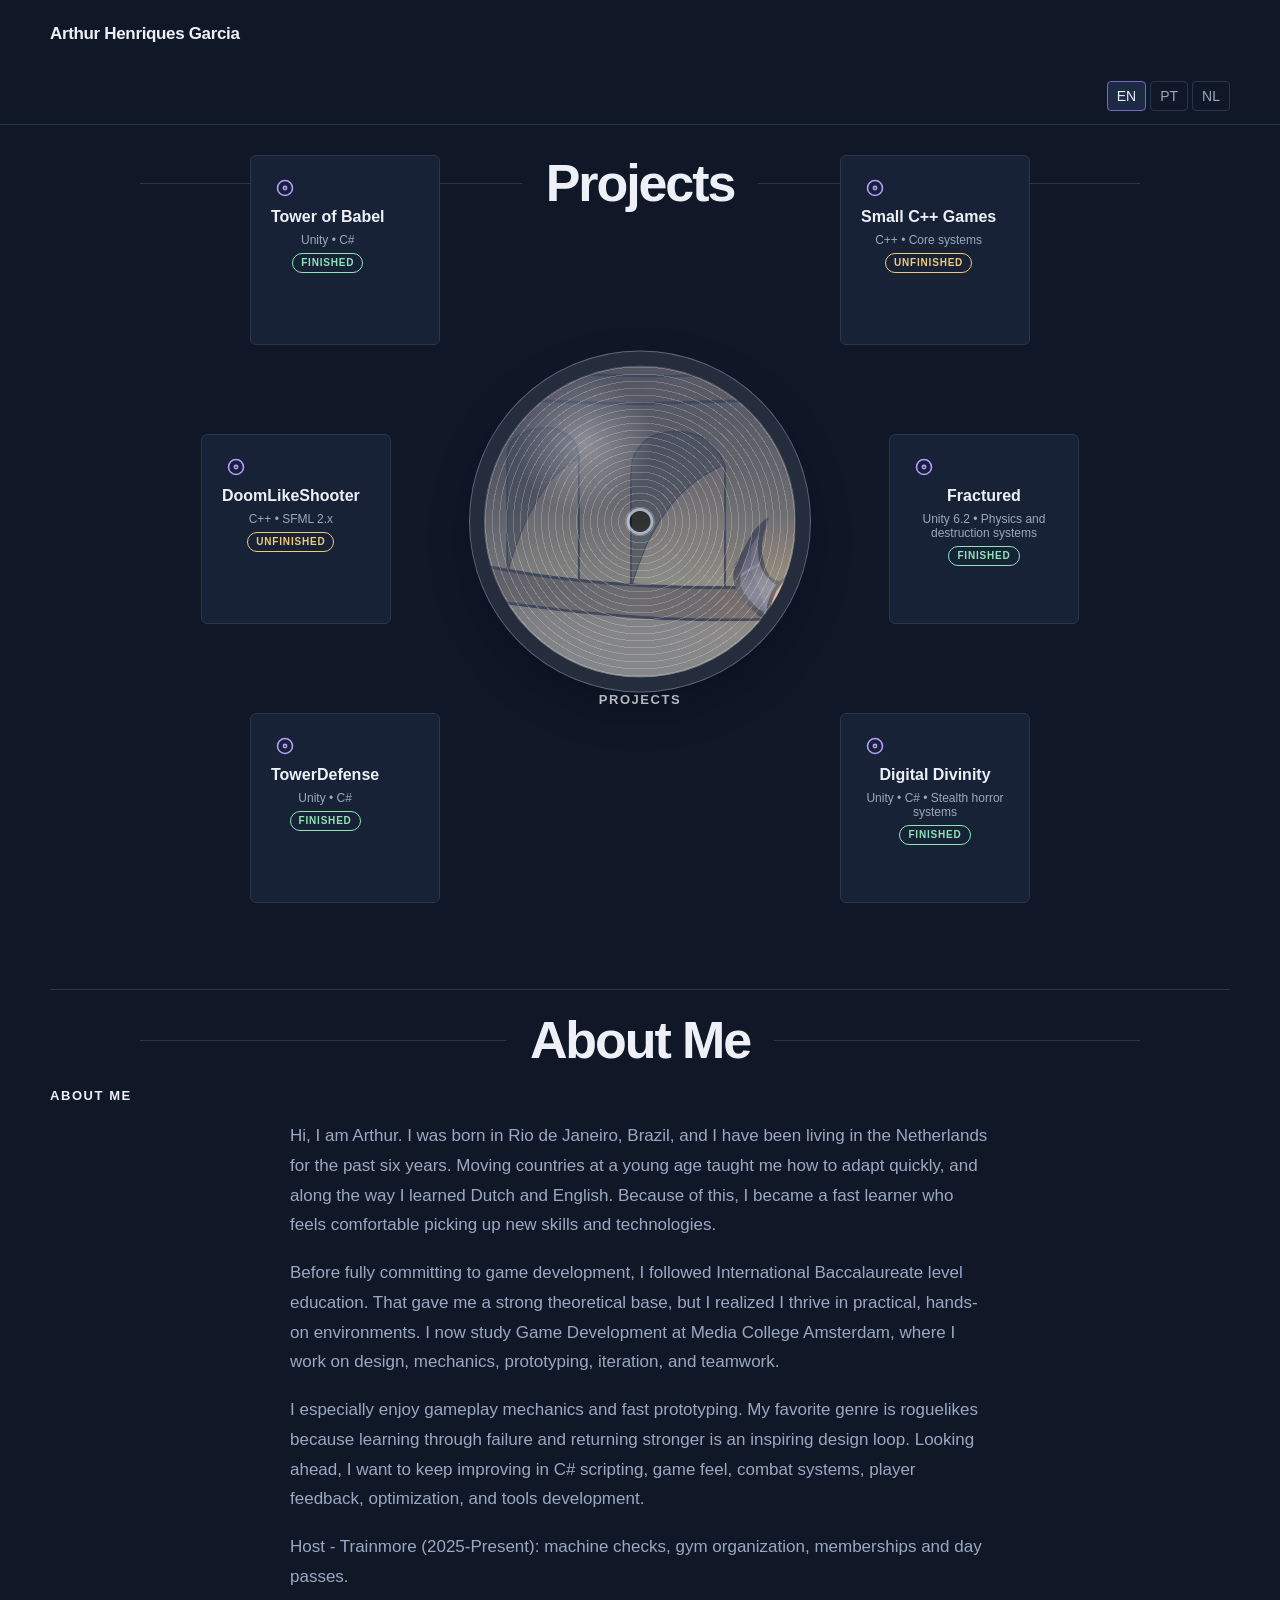
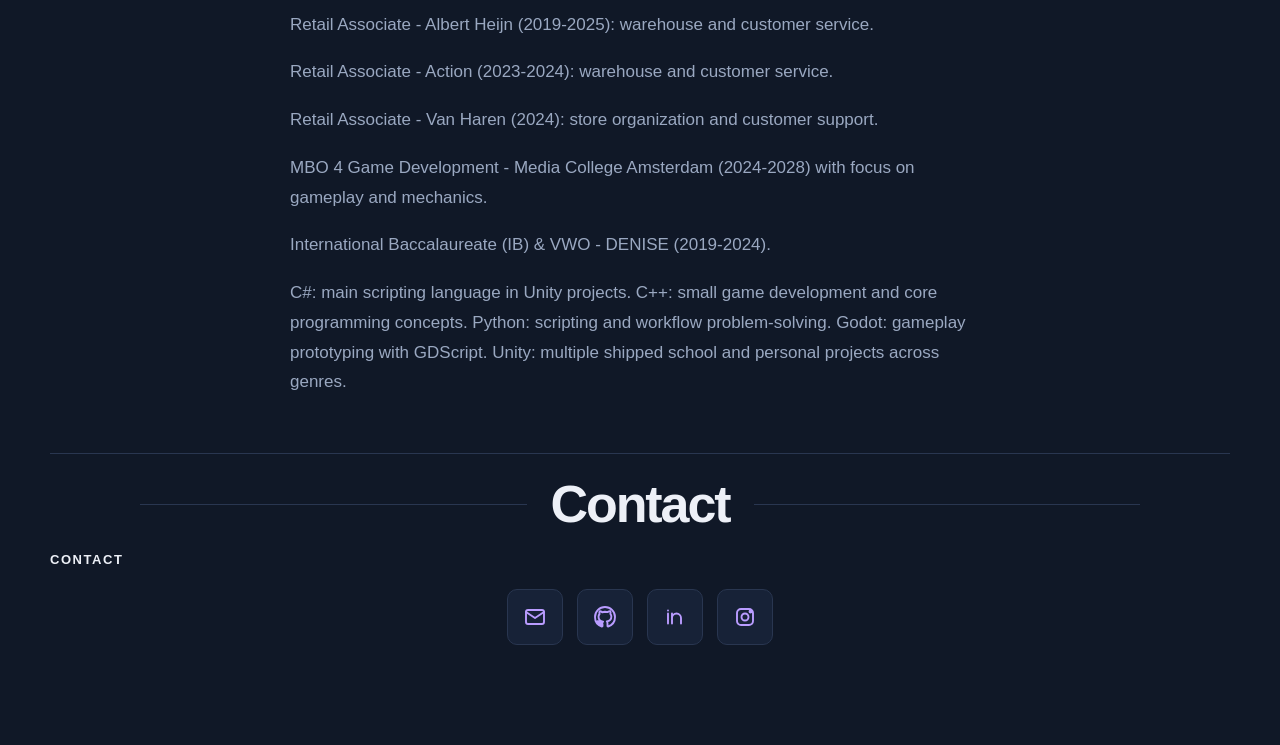
<file: Index.html>
<!DOCTYPE html>
<html lang="en">
<head>
    <meta charset="UTF-8">
    <meta name="viewport" content="width=device-width, initial-scale=1.0">
    <title>XMB Portfolio</title>
    <link rel="stylesheet" href="xmb-portfolio.css">
</head>
<body>
    <!-- Wave background -->
    <div class="wave-container">
        <div class="wave"></div>
        <div class="wave"></div>
        <div class="wave"></div>
        <div class="wave"></div>
        <div class="wave"></div>
    </div>

    <!-- Header -->
    <div class="header">
        <h1 id="headerName">Arthur Henriques Garcia</h1>
    </div>

    <!-- Language switcher -->
    <div class="language-switcher">
        <button class="lang-btn active" onclick="changeLanguage('en')" data-lang="en">EN</button>
        <button class="lang-btn" onclick="changeLanguage('pt')" data-lang="pt">PT</button>
        <button class="lang-btn" onclick="changeLanguage('nl')" data-lang="nl">NL</button>
    </div>

    <!-- Main XMB Interface -->
    <div class="xmb-container" id="xmbContainer">
        <div class="categories-wrapper" id="categoriesWrapper">
            <!-- Categories will be generated here -->
        </div>

        <!-- Detail panel -->
        <div class="detail-panel" id="detailPanel">
            <div class="detail-content">
                <p class="detail-text" id="detailText"></p>
            </div>
        </div>

        <!-- Navigation hint -->
        <div class="nav-hint">
            <span class="desktop-hint" id="navHintDesktop">Use arrow keys or click to navigate • Press Enter for details</span>
            <span class="mobile-hint" id="navHintMobile">Swipe or tap to navigate • Tap twice for details</span>
        </div>
    </div>

    <!-- Detail Page -->
    <div class="detail-page" id="detailPage">
        <button class="back-button" onclick="closeDetailPage()">
            <svg width="20" height="20" viewBox="0 0 24 24" fill="none" stroke="currentColor" stroke-width="2">
                <path d="M19 12H5M12 19l-7-7 7-7"/>
            </svg>
            <span id="backButtonText">Back to Menu</span>
        </button>
        <div class="detail-page-content">
            <div class="detail-card">
                <div class="detail-header-row">
                    <h1 id="detailPageTitle"></h1>
                    <a id="detailGithubLink" class="github-icon-link" href="#" target="_blank" rel="noopener noreferrer" aria-label="Open project GitHub repository">
                        <svg viewBox="0 0 24 24" aria-hidden="true">
                            <path d="M12 2C6.48 2 2 6.58 2 12.22c0 4.5 2.87 8.32 6.84 9.67.5.1.66-.22.66-.49v-1.72c-2.78.62-3.37-1.36-3.37-1.36-.46-1.18-1.11-1.5-1.11-1.5-.9-.64.07-.63.07-.63 1 .08 1.53 1.04 1.53 1.04.88 1.55 2.3 1.1 2.86.84.09-.66.34-1.1.62-1.36-2.22-.26-4.56-1.14-4.56-5.05 0-1.11.39-2.01 1.03-2.72-.1-.26-.45-1.3.1-2.7 0 0 .84-.28 2.75 1.04A9.33 9.33 0 0 1 12 7.6c.85 0 1.7.12 2.5.36 1.9-1.32 2.74-1.04 2.74-1.04.55 1.4.2 2.44.1 2.7.64.71 1.03 1.61 1.03 2.72 0 3.92-2.34 4.78-4.57 5.04.36.32.68.95.68 1.92v2.84c0 .27.16.59.67.49A10.25 10.25 0 0 0 22 12.22C22 6.58 17.52 2 12 2z"/>
                        </svg>
                    </a>
                </div>
                <p class="subtitle" id="detailPageSubtitle"></p>
                <div class="content" id="detailPageContent"></div>
            </div>
        </div>
    </div>

    <script src="xmb-portfolio.js"></script>
</body>
</html>
</file>
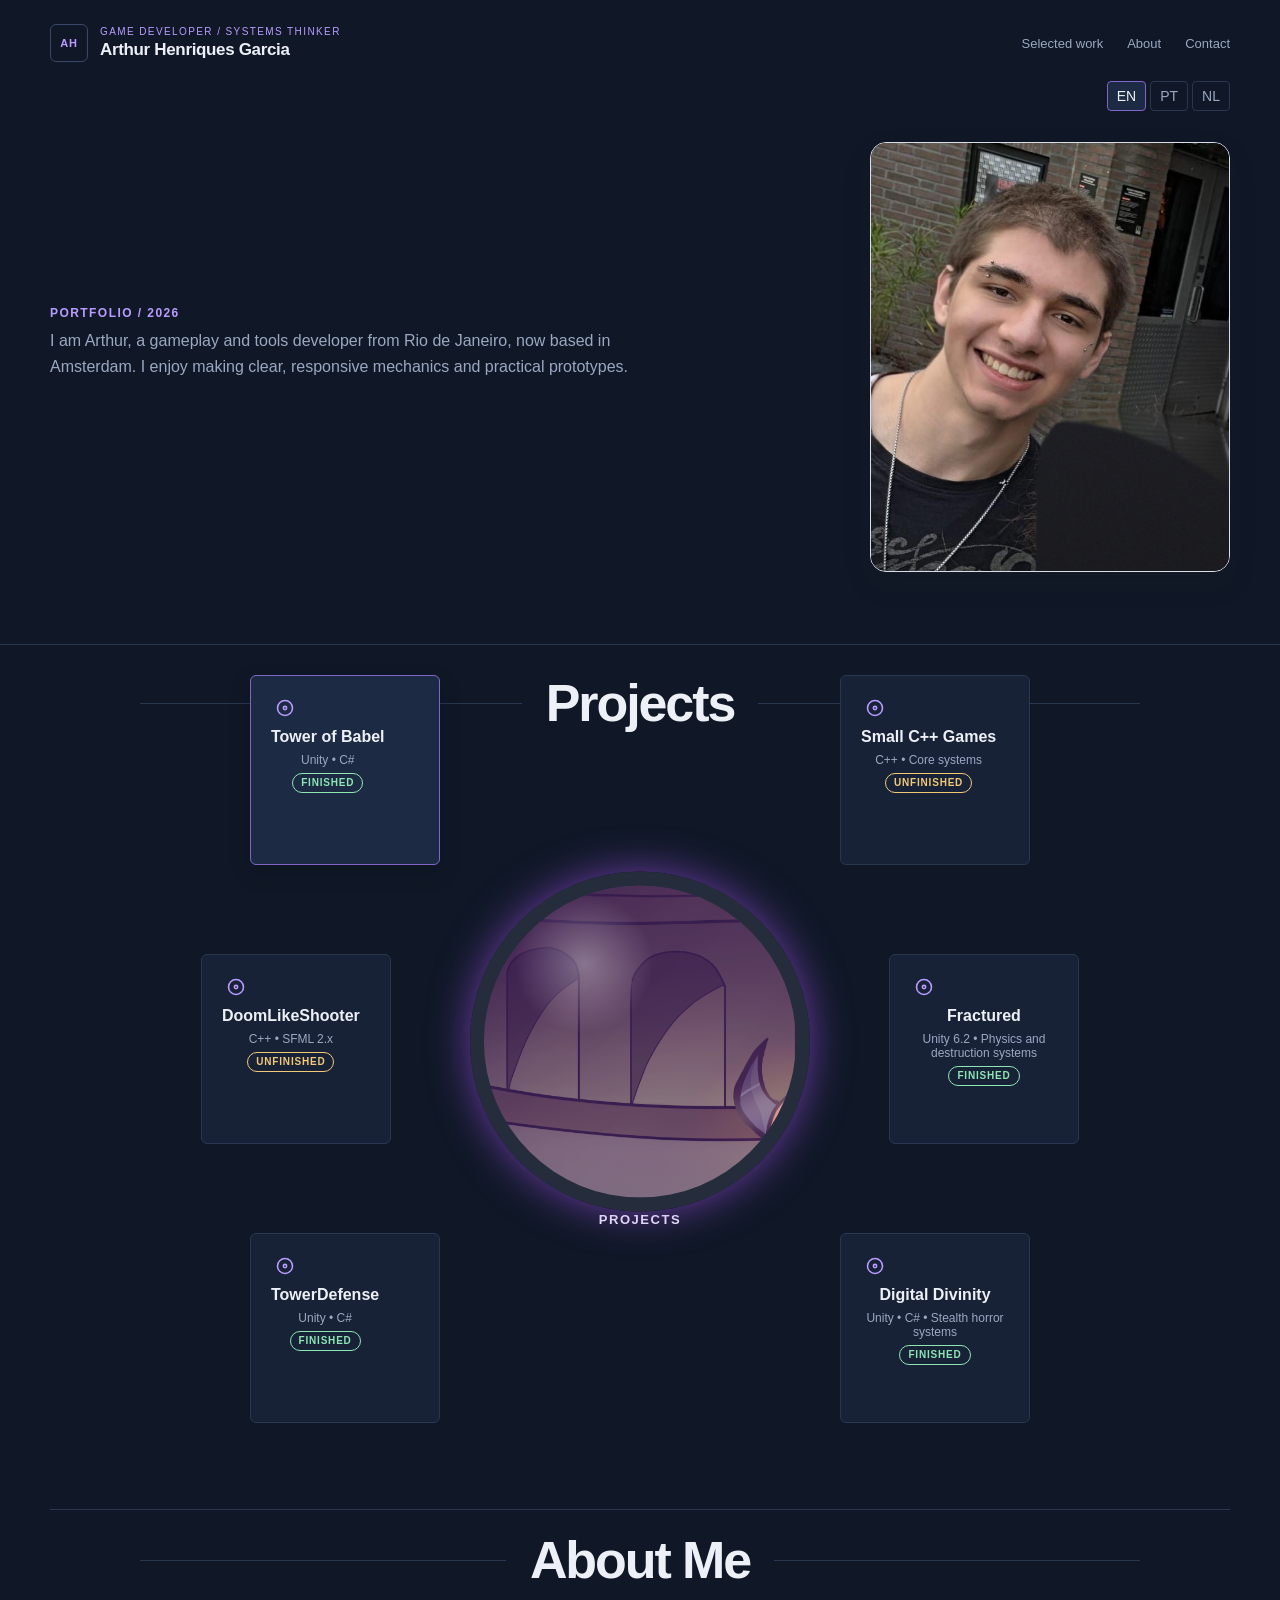
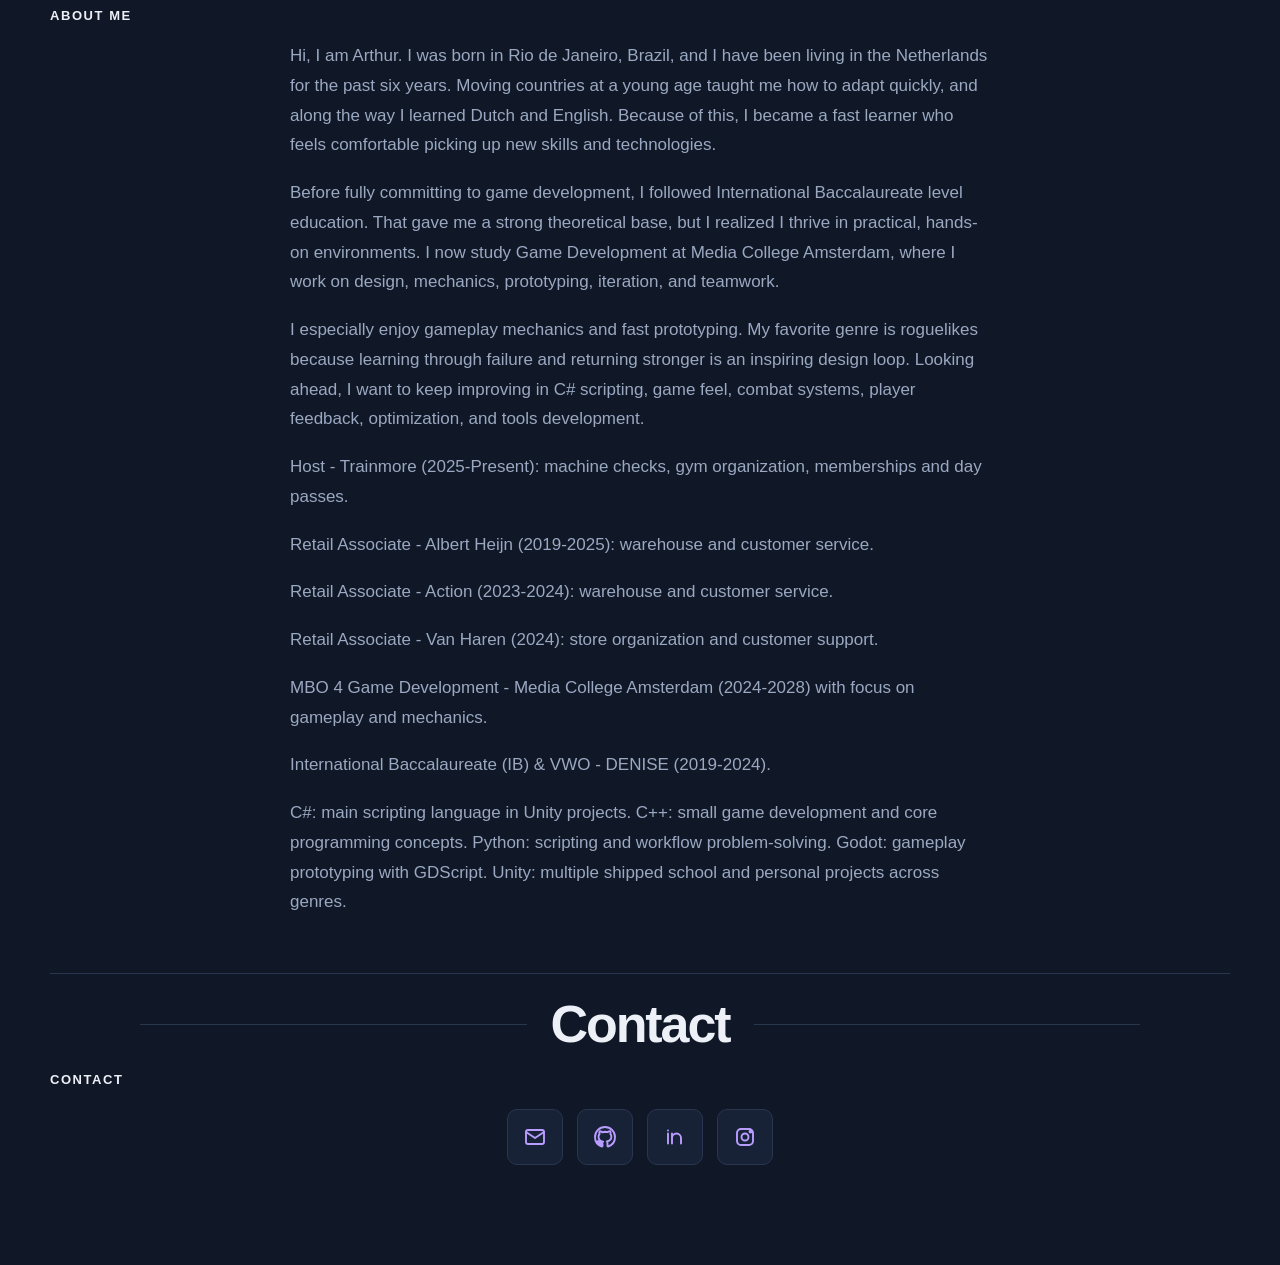
<file: index.html>
<!DOCTYPE html>
<html lang="en">
<head>
    <meta charset="UTF-8">
    <meta name="viewport" content="width=device-width, initial-scale=1.0">
    <title>Arthur Henriques Garcia — Game Developer</title>
    <link rel="stylesheet" href="xmb-portfolio.css">
</head>
<body>
    <!-- Wave background -->
    <div class="wave-container">
        <div class="wave"></div>
        <div class="wave"></div>
        <div class="wave"></div>
        <div class="wave"></div>
        <div class="wave"></div>
    </div>

    <!-- Header -->
    <header class="header">
        <div class="header-brand">
            <span class="header-mark" aria-hidden="true">AH</span>
            <div>
                <p class="header-kicker">Game developer / systems thinker</p>
                <h1 id="headerName">Arthur Henriques Garcia</h1>
            </div>
        </div>
        <nav class="header-nav" aria-label="Main navigation">
            <a href="#work">Selected work</a>
            <a href="#about">About</a>
            <a href="#contact">Contact</a>
        </nav>
    </header>

    <!-- Language switcher -->
    <div class="language-switcher">
        <button class="lang-btn active" onclick="changeLanguage('en')" data-lang="en">EN</button>
        <button class="lang-btn" onclick="changeLanguage('pt')" data-lang="pt">PT</button>
        <button class="lang-btn" onclick="changeLanguage('nl')" data-lang="nl">NL</button>
    </div>

    <!-- Main XMB Interface -->
    <main class="xmb-container" id="xmbContainer">
        <section class="hero" aria-labelledby="heroTitle">
            <div class="hero-copy-block">
                <p class="eyebrow">Portfolio / 2026</p>
                <p class="hero-copy" id="heroTitle">I am Arthur, a gameplay and tools developer from Rio de Janeiro, now based in Amsterdam. I enjoy making clear, responsive mechanics and practical prototypes.</p>
            </div>
            <img class="hero-photo" src="Files/Fotos/photo_woman_removed.jpg" alt="Arthur Henriques Garcia">
        </section>
        <div class="categories-wrapper" id="categoriesWrapper">
            <!-- Categories will be generated here -->
        </div>

        <!-- Navigation hint -->
        <div class="nav-hint">
            <span class="desktop-hint" id="navHintDesktop">Use arrows or click to navigate • Click an item for details</span>
            <span class="mobile-hint" id="navHintMobile">Use arrows or click to navigate • Click an item for details</span>
            <span class="keyboard-hint" id="navHintKeyboard">Arrows navigate • Enter opens • Escape returns</span>
        </div>

        <div class="navigation-controls" aria-label="Portfolio navigation">
            <div class="category-controls">
                <button class="nav-control" type="button" data-navigation="previous-category" aria-label="Previous category" title="Previous category">
                    <span aria-hidden="true">&#8592;</span>
                </button>
                <span class="control-label" id="categoryControlLabel">Category</span>
                <button class="nav-control" type="button" data-navigation="next-category" aria-label="Next category" title="Next category">
                    <span aria-hidden="true">&#8594;</span>
                </button>
            </div>
            <div class="item-controls">
                <button class="nav-control" type="button" data-navigation="previous-item" aria-label="Previous item" title="Previous item">
                    <span aria-hidden="true">&#8593;</span>
                </button>
                <span class="control-label" id="itemControlLabel">Item</span>
                <button class="nav-control" type="button" data-navigation="next-item" aria-label="Next item" title="Next item">
                    <span aria-hidden="true">&#8595;</span>
                </button>
            </div>
        </div>

        <div class="sr-only" id="navStatus" aria-live="polite"></div>
    </div>
    </main>

    <!-- Detail Page -->
    <div class="detail-page" id="detailPage">
        <button class="back-button" onclick="closeDetailPage()">
            <svg width="20" height="20" viewBox="0 0 24 24" fill="none" stroke="currentColor" stroke-width="2">
                <path d="M19 12H5M12 19l-7-7 7-7"/>
            </svg>
            <span id="backButtonText">Back to Menu</span>
        </button>
        <div class="detail-page-content">
            <div class="detail-card">
                <div class="detail-header-row">
                    <h1 id="detailPageTitle"></h1>
                    <a id="detailGithubLink" class="github-icon-link" href="#" target="_blank" rel="noopener noreferrer" aria-label="Open project GitHub repository">
                        <svg viewBox="0 0 24 24" aria-hidden="true">
                            <path d="M12 2C6.48 2 2 6.58 2 12.22c0 4.5 2.87 8.32 6.84 9.67.5.1.66-.22.66-.49v-1.72c-2.78.62-3.37-1.36-3.37-1.36-.46-1.18-1.11-1.5-1.11-1.5-.9-.64.07-.63.07-.63 1 .08 1.53 1.04 1.53 1.04.88 1.55 2.3 1.1 2.86.84.09-.66.34-1.1.62-1.36-2.22-.26-4.56-1.14-4.56-5.05 0-1.11.39-2.01 1.03-2.72-.1-.26-.45-1.3.1-2.7 0 0 .84-.28 2.75 1.04A9.33 9.33 0 0 1 12 7.6c.85 0 1.7.12 2.5.36 1.9-1.32 2.74-1.04 2.74-1.04.55 1.4.2 2.44.1 2.7.64.71 1.03 1.61 1.03 2.72 0 3.92-2.34 4.78-4.57 5.04.36.32.68.95.68 1.92v2.84c0 .27.16.59.67.49A10.25 10.25 0 0 0 22 12.22C22 6.58 17.52 2 12 2z"/>
                        </svg>
                    </a>
                </div>
                <p class="subtitle" id="detailPageSubtitle"></p>
                <div class="content" id="detailPageContent"></div>
            </div>
        </div>
    </div>

    <div class="media-viewer" id="mediaViewer" aria-hidden="true">
        <div class="media-viewer-backdrop" data-close-viewer="true"></div>
        <div class="media-viewer-dialog" role="dialog" aria-modal="true" aria-labelledby="mediaViewerTitle">
            <div class="media-viewer-header">
                <div>
                    <p class="eyebrow" id="mediaViewerType">Tower of Babel</p>
                    <h2 id="mediaViewerTitle"></h2>
                </div>
                <button class="media-viewer-close" type="button" onclick="closeMediaViewer()" aria-label="Close fullscreen viewer" title="Close fullscreen viewer">
                    <svg viewBox="0 0 24 24" aria-hidden="true"><path d="M6 6l12 12M18 6L6 18"/></svg>
                </button>
            </div>
            <div class="media-viewer-body" id="mediaViewerBody"></div>
        </div>
    </div>

    <script src="xmb-portfolio.js"></script>
</body>
</html>
</file>
<file: xmb-portfolio.css>
* {
    margin: 0;
    padding: 0;
    box-sizing: border-box;
}

:root {
    --list-only-offset-x: -40px;
}

body {
    font-family: -apple-system, BlinkMacSystemFont, 'Segoe UI', Roboto, Oxygen, Ubuntu, Cantarell, sans-serif;
    overflow: hidden;
    height: 100vh;
    background: linear-gradient(135deg, #0f172a 0%, #581c87 50%, #0f172a 100%);
    position: relative;
}

body.detail-view {
    overflow: auto;
}

body.viewer-open {
    overflow: hidden;
}

/* Wave background animation */
.wave-container {
    position: absolute;
    inset: 0;
    opacity: 0.3;
    overflow: hidden;
    pointer-events: none;
}

.wave {
    position: absolute;
    width: 200%;
    height: 1px;
    left: -50%;
    background: linear-gradient(90deg, transparent, #a855f7, transparent);
    animation: wave-flow 8s linear infinite;
}

.wave:nth-child(1) { top: 20%; animation-duration: 8s; }
.wave:nth-child(2) { top: 40%; animation-duration: 10s; }
.wave:nth-child(3) { top: 60%; animation-duration: 12s; }
.wave:nth-child(4) { top: 80%; animation-duration: 14s; }
.wave:nth-child(5) { top: 100%; animation-duration: 16s; }

@keyframes wave-flow {
    0% { transform: translateX(0); opacity: 0.1; }
    50% { opacity: 0.3; }
    100% { transform: translateX(50%); opacity: 0.1; }
}

/* Header */
.header {
    position: absolute;
    top: 32px;
    left: 50%;
    transform: translateX(-50%);
    z-index: 20;
}

.header h1 {
    font-size: 36px;
    font-weight: bold;
    color: white;
    margin-bottom: 8px;
}

/* Language switcher */
.language-switcher {
    position: fixed;
    top: 32px;
    right: 32px;
    z-index: 40;
    display: flex;
    gap: 8px;
}

.lang-btn {
    padding: 8px 12px;
    border-radius: 8px;
    font-size: 14px;
    background: rgba(255, 255, 255, 0.1);
    color: rgba(255, 255, 255, 0.6);
    border: none;
    cursor: pointer;
    transition: all 0.3s;
}

.lang-btn:hover {
    background: rgba(255, 255, 255, 0.2);
}

.lang-btn.active {
    background: rgba(168, 85, 247, 0.5);
    color: white;
    box-shadow: 0 0 20px rgba(168, 85, 247, 0.5);
}

/* Main XMB container */
.xmb-container {
    position: relative;
    z-index: 10;
    height: 100dvh;
    display: flex;
    align-items: center;
    justify-content: center;
    padding-top: 0;
    overflow: hidden;
}

.xmb-container.hidden {
    display: none;
}

.categories-wrapper {
    display: flex;
    gap: clamp(24px, 5vw, 128px);
    align-items: flex-start;
    width: max-content;
    transition: transform 0.4s cubic-bezier(0.4, 0, 0.2, 1);
    will-change: transform;
}

.portfolio-page {
    flex: 0 0 auto;
}

.portfolio-page-projects {
    width: 100vw;
    height: 100dvh;
    display: flex;
    align-items: center;
    justify-content: center;
}

.category-column {
    width: min(320px, 88vw);
    flex-shrink: 0;
    display: flex;
    flex-direction: column;
    align-items: center;
    transition: transform 0.3s, opacity 0.3s;
}

.section-heading {
    margin: 0 0 28px;
    display: flex;
    width: min(100%, 1000px);
    align-items: center;
    justify-content: center;
    gap: 24px;
    color: #edf0f7;
    font-size: clamp(32px, 4vw, 58px);
    font-weight: 700;
    letter-spacing: -0.04em;
    line-height: 1;
    text-align: center;
}

.section-heading::before,
.section-heading::after {
    height: 1px;
    flex: 1;
    background: #293650;
    content: '';
}

.projects-category {
    position: relative;
    width: 100vw;
    height: 100dvh;
    min-height: 680px;
    padding-top: 32px;
    align-items: flex-start;
    justify-self: center;
}

.projects-category .category-icon-wrapper {
    position: absolute;
    top: 50%;
    left: 50%;
    z-index: 3;
    width: 320px;
    margin: 0;
    transform: translate(-50%, -50%) !important;
}

.projects-category .section-heading {
    width: min(90vw, 1000px);
    margin: 0 auto 28px;
}

.projects-category .items-list {
    position: absolute;
    inset: 50% auto auto 50%;
    width: min(720px, 78vw);
    height: min(720px, 78vw);
    margin: 0;
    padding: 0;
    transform: translate(-50%, -50%);
    margin-left: 0;
}

.projects-category .projects-list {
    display: block;
    max-height: none;
    overflow: visible;
}

.projects-category .projects-track {
    position: relative;
    display: block;
    width: 100%;
    height: 100%;
    transform: none !important;
}

.projects-category .item-card {
    position: absolute;
    width: 100%;
    width: 190px;
    height: 190px;
    min-height: 0;
    display: flex;
    align-items: center;
    justify-content: center;
    padding: 22px;
    transform: translate(-50%, -50%) !important;
}

.projects-category .item-card:nth-child(1) { top: 18%; left: 18%; }
.projects-category .item-card:nth-child(2) { top: 18%; left: 82%; }
.projects-category .item-card:nth-child(3) { top: 58%; left: 88%; }
.projects-category .item-card:nth-child(4) { top: 84%; left: 68%; }
.projects-category .item-card:nth-child(5) { top: 84%; left: 32%; }

.projects-category .item-row {
    width: 100%;
    gap: 8px;
    flex-direction: column;
    justify-content: center;
    text-align: center;
}

.projects-category .item-inline-icon {
    margin-bottom: 0;
}

.projects-category .item-title {
    font-size: 16px;
}

.projects-category .item-description {
    font-size: 12px;
}

.projects-category .item-title,
.projects-category .item-description {
    white-space: normal;
}

.category-icon-wrapper {
    display: flex;
    flex-direction: column;
    align-items: center;
    border: 0;
    padding: 0;
    color: inherit;
    background: transparent;
    cursor: pointer;
    margin-bottom: 64px;
    margin-left: var(--list-only-offset-x);
    transition: transform 0.3s;
}

.category-icon {
    padding: 24px;
    border-radius: 16px;
    background: rgba(255, 255, 255, 0.05);
    transition: all 0.3s;
}

.category-icon.active {
    background: rgba(168, 85, 247, 0.3);
    box-shadow: 0 0 40px rgba(168, 85, 247, 0.6);
}

.category-icon svg {
    width: 48px;
    height: 48px;
    stroke: white;
    fill: none;
    stroke-width: 2;
    stroke-linecap: round;
    stroke-linejoin: round;
}

.category-title {
    margin-top: 16px;
    color: white;
    font-weight: 500;
    transition: opacity 0.3s;
}

.items-list {
    display: flex;
    flex-direction: column;
    gap: 16px;
    align-items: center;
    max-height: min(58vh, 620px);
    overflow: hidden;
    padding: 4px 8px 8px;
    margin-left: var(--list-only-offset-x);
    width: 100%;
}

.items-list.projects-list {
    max-height: min(34vh, 340px);
    overflow: hidden;
    position: relative;
}

.projects-track {
    display: flex;
    flex-direction: column;
    gap: 16px;
    transition: transform 0.35s cubic-bezier(0.22, 1, 0.36, 1);
    will-change: transform;
}

.projects-track .item-card {
    margin: 0 auto;
}

.projects-track .item-card.ghost-tab {
    visibility: hidden;
    pointer-events: none;
}

.item-card {
    --scale: 1;
    padding: 12px 24px;
    border-radius: 8px;
    width: 280px;
    border: 0;
    color: inherit;
    font: inherit;
    text-align: left;
    background: rgba(255, 255, 255, 0.05);
    cursor: pointer;
    transition: transform 0.32s cubic-bezier(0.22, 1, 0.36, 1), opacity 0.3s, background-color 0.3s, box-shadow 0.3s;
    transform: scale(var(--scale));
    transform-origin: center;
    will-change: transform, opacity;
}

.item-card.active {
    background: rgba(255, 255, 255, 0.1);
    box-shadow: 0 0 30px rgba(255, 255, 255, 0.2);
}

.category-icon-wrapper:focus-visible,
.item-card:focus-visible,
.nav-control:focus-visible,
.lang-btn:focus-visible,
.back-button:focus-visible,
.media-expand-button:focus-visible,
.media-viewer-close:focus-visible {
    outline: 2px solid #f7c873;
    outline-offset: 4px;
}

.item-card:disabled {
    cursor: default;
}

.navigation-controls {
    position: absolute;
    left: 50%;
    bottom: 48px;
    z-index: 15;
    display: flex;
    gap: 24px;
    align-items: center;
    transform: translateX(-50%);
}

.category-controls,
.item-controls {
    display: flex;
    gap: 10px;
    align-items: center;
}

.nav-control {
    width: 38px;
    height: 34px;
    display: inline-flex;
    align-items: center;
    justify-content: center;
    border: 1px solid rgba(255, 255, 255, 0.22);
    border-radius: 7px;
    color: white;
    background: rgba(255, 255, 255, 0.08);
    cursor: pointer;
    font-size: 19px;
    line-height: 1;
    transition: background-color 0.2s, border-color 0.2s, opacity 0.2s, transform 0.2s;
}

.nav-control:hover:not(:disabled) {
    border-color: rgba(247, 200, 115, 0.7);
    background: rgba(247, 200, 115, 0.18);
    transform: translateY(-1px);
}

.nav-control:active:not(:disabled) {
    transform: translateY(1px);
}

.nav-control:disabled {
    cursor: not-allowed;
    opacity: 0.3;
}

.control-label {
    min-width: 62px;
    color: rgba(255, 255, 255, 0.58);
    font-size: 11px;
    letter-spacing: 0.04em;
    text-align: center;
    text-transform: uppercase;
}

.item-row {
    display: flex;
    align-items: center;
    gap: 10px;
}

.item-inline-icon {
    width: 24px;
    height: 24px;
    display: inline-flex;
    align-items: center;
    justify-content: center;
    color: rgba(216, 180, 254, 0.95);
    flex: 0 0 24px;
}

.item-inline-icon svg {
    width: 20px;
    height: 20px;
    stroke: currentColor;
    fill: none;
    stroke-width: 1.9;
    stroke-linecap: round;
    stroke-linejoin: round;
}

.project-disc {
    display: block;
    position: relative;
    width: 340px;
    height: 340px;
    padding: 0;
    overflow: hidden;
    border: 14px solid #252c3c;
    border-radius: 50%;
    background:
        radial-gradient(circle at center, #101827 0 10px, #9aa8c1 11px 13px, transparent 14px),
        repeating-radial-gradient(circle at center, rgba(255, 255, 255, 0.2) 0 1px, transparent 1px 7px),
        #3c465b;
    box-shadow: 0 0 0 1px #59657d, 0 18px 38px rgba(3, 8, 20, 0.38);
}

.project-disc::after {
    position: absolute;
    inset: 0;
    z-index: 1;
    border-radius: inherit;
    background: radial-gradient(circle at 32% 25%, rgba(255, 255, 255, 0.32), transparent 22%);
    content: '';
    pointer-events: none;
}

.project-disc-image {
    width: 100%;
    height: 100%;
    display: block;
    object-fit: cover;
    object-position: center;
    opacity: 0.88;
    mix-blend-mode: screen;
}

.item-text-block {
    min-width: 0;
    flex: 1;
}

.item-title {
    color: white;
    font-size: 18px;
    font-weight: 600;
    white-space: nowrap;
    overflow: hidden;
    text-overflow: ellipsis;
}

.item-description {
    color: #d8b4fe;
    font-size: 14px;
    margin-top: 4px;
    white-space: nowrap;
    overflow: hidden;
    text-overflow: ellipsis;
}

.project-status {
    display: inline-block;
    margin-top: 8px;
    padding: 3px 8px;
    border: 1px solid currentColor;
    border-radius: 999px;
    font-size: 10px;
    font-weight: 700;
    letter-spacing: 0.08em;
    line-height: 1.2;
    text-transform: uppercase;
}

.project-status-finished {
    color: #8ee6b5;
}

.project-status-unfinished {
    color: #f2c879;
}

/* Detail page */
.detail-page {
    position: relative;
    z-index: 30;
    min-height: 100vh;
    padding: 64px 32px;
    display: none;
}

.detail-page.visible {
    display: block;
}

.back-button {
    display: flex;
    align-items: center;
    gap: 8px;
    color: rgba(255, 255, 255, 0.7);
    background: none;
    border: none;
    font-size: 16px;
    cursor: pointer;
    margin-bottom: 32px;
    transition: all 0.3s;
}

.back-button:hover {
    color: white;
    transform: translateX(-5px);
}

.detail-page-content {
    max-width: 896px;
    margin: 0 auto;
}

.detail-card {
    background: rgba(0, 0, 0, 0.4);
    backdrop-filter: blur(12px);
    border-radius: 24px;
    padding: 48px;
    border: 1px solid rgba(168, 85, 247, 0.3);
}

.detail-card h1 {
    font-size: 48px;
    font-weight: bold;
    color: white;
    margin-bottom: 16px;
}

.detail-header-row {
    display: flex;
    align-items: center;
    justify-content: space-between;
    gap: 16px;
}

.detail-header-row h1 {
    margin-bottom: 0;
}

.github-icon-link {
    width: 56px;
    height: 56px;
    border-radius: 10px;
    border: 1px solid rgba(168, 85, 247, 0.5);
    background: rgba(168, 85, 247, 0.18);
    display: inline-flex;
    align-items: center;
    justify-content: center;
    color: #ffffff;
    transition: transform 0.2s ease, box-shadow 0.2s ease, background 0.2s ease;
}

.github-icon-link:hover {
    transform: translateY(-1px);
    background: rgba(168, 85, 247, 0.35);
    box-shadow: 0 0 18px rgba(168, 85, 247, 0.45);
}

.github-icon-link svg {
    width: 30px;
    height: 30px;
    fill: currentColor;
}

.github-icon-link.hidden {
    display: none;
}

.detail-card .subtitle {
    font-size: 20px;
    color: #d8b4fe;
    margin-bottom: 32px;
}

.detail-card .content {
    color: rgba(255, 255, 255, 0.8);
    font-size: 18px;
    line-height: 1.7;
    white-space: pre-line;
}

.detail-card .content a {
    color: #b99cff;
    text-decoration: underline;
    text-underline-offset: 3px;
}

.detail-card .content a:hover {
    color: #f7c873;
}

.detail-page-content:has(.project-case-study) {
    max-width: 1180px;
}

.project-case-study {
    white-space: normal;
}

.case-study-intro {
    max-width: 780px;
    margin-bottom: 28px;
}

.case-study-intro p {
    color: rgba(255, 255, 255, 0.9);
    font-size: clamp(20px, 2.4vw, 30px);
    line-height: 1.35;
    letter-spacing: 0;
}

.case-study-stats {
    display: grid;
    grid-template-columns: repeat(3, minmax(0, 1fr));
    gap: 12px;
    margin-bottom: 44px;
}

.case-study-stat {
    padding: 18px 20px;
    border: 1px solid rgba(216, 180, 254, 0.2);
    border-radius: 10px;
    background: rgba(255, 255, 255, 0.045);
}

.case-study-stat strong {
    display: block;
    color: #f7c873;
    font-size: 30px;
    line-height: 1;
}

.case-study-stat span {
    display: block;
    margin-top: 8px;
    color: rgba(255, 255, 255, 0.62);
    font-size: 13px;
    text-transform: uppercase;
    letter-spacing: 0.08em;
}

.case-study-sections {
    display: grid;
    grid-template-columns: repeat(3, minmax(0, 1fr));
    gap: 28px;
    margin-bottom: 54px;
}

.case-study-section {
    padding-top: 16px;
    border-top: 1px solid rgba(216, 180, 254, 0.35);
}

.case-study-section h2,
.diagram-section h2 {
    color: white;
    font-size: 21px;
    margin-bottom: 12px;
}

.case-study-section p {
    color: rgba(255, 255, 255, 0.68);
    font-size: 15px;
    line-height: 1.65;
}

.code-section {
    padding: 28px 0 54px;
    border-top: 1px solid rgba(216, 180, 254, 0.2);
}

.code-grid {
    display: grid;
    grid-template-columns: repeat(3, minmax(0, 1fr));
    gap: 14px;
}

.code-card {
    overflow: hidden;
    border: 1px solid rgba(216, 180, 254, 0.2);
    border-radius: 10px;
    background: #11121b;
}

.code-card-header {
    display: flex;
    align-items: center;
    justify-content: space-between;
    gap: 12px;
    padding: 12px 14px;
    border-bottom: 1px solid rgba(216, 180, 254, 0.14);
}

.code-card-header strong {
    color: rgba(255, 255, 255, 0.9);
    font-size: 14px;
}

.code-card-header span {
    color: #f7c873;
    font-family: 'Courier New', monospace;
    font-size: 11px;
}

.media-expand-button {
    width: 30px;
    height: 30px;
    flex: 0 0 30px;
    display: inline-flex;
    align-items: center;
    justify-content: center;
    border: 1px solid rgba(216, 180, 254, 0.22);
    border-radius: 6px;
    background: rgba(255, 255, 255, 0.06);
    color: rgba(255, 255, 255, 0.72);
    cursor: pointer;
    transition: color 0.2s ease, border-color 0.2s ease, background 0.2s ease;
}

.media-expand-button:hover,
.media-expand-button:focus-visible {
    border-color: rgba(247, 200, 115, 0.65);
    background: rgba(247, 200, 115, 0.14);
    color: #f7c873;
    outline: none;
}

.media-expand-button svg {
    width: 16px;
    height: 16px;
    fill: none;
    stroke: currentColor;
    stroke-linecap: round;
    stroke-linejoin: round;
    stroke-width: 1.8;
}

.code-card-explanation {
    min-height: 76px;
    margin: 0;
    padding: 14px 16px 0;
    color: rgba(255, 255, 255, 0.62);
    font-size: 13px;
    line-height: 1.5;
}

.code-card pre {
    min-height: 150px;
    margin: 0;
    padding: 16px;
    overflow-x: auto;
    color: #d8e4ff;
    font-family: 'Courier New', monospace;
    font-size: 12px;
    line-height: 1.6;
    tab-size: 4;
}

.diagram-section {
    padding-top: 28px;
    border-top: 1px solid rgba(216, 180, 254, 0.2);
}

.diagram-section-heading {
    display: flex;
    justify-content: space-between;
    align-items: end;
    gap: 20px;
    margin-bottom: 20px;
}

.eyebrow {
    color: #f7c873;
    font-size: 12px;
    font-weight: 700;
    letter-spacing: 0.12em;
    text-transform: uppercase;
    margin-bottom: 8px;
}

.diagram-count {
    color: rgba(255, 255, 255, 0.5);
    font-size: 13px;
    white-space: nowrap;
}

.diagram-grid {
    display: grid;
    grid-template-columns: repeat(2, minmax(0, 1fr));
    gap: 18px;
}

.diagram-card {
    min-width: 0;
    overflow: hidden;
    border: 1px solid rgba(216, 180, 254, 0.2);
    border-radius: 10px;
    background: rgba(0, 0, 0, 0.24);
    transition: transform 0.25s ease, border-color 0.25s ease, box-shadow 0.25s ease;
}

.diagram-card:hover {
    transform: translateY(-3px);
    border-color: rgba(247, 200, 115, 0.55);
    box-shadow: 0 12px 30px rgba(0, 0, 0, 0.22);
}

.diagram-image-wrap {
    position: relative;
    aspect-ratio: 16 / 9;
    background: #101018;
}

.diagram-image-wrap .media-expand-button {
    position: absolute;
    right: 10px;
    bottom: 10px;
    background: rgba(10, 10, 18, 0.78);
}

.diagram-image-wrap img {
    display: block;
    width: 100%;
    height: 100%;
    object-fit: contain;
}

.diagram-card figcaption {
    display: flex;
    flex-direction: column;
    gap: 5px;
    padding: 14px 16px 16px;
}

.diagram-card figcaption strong {
    color: rgba(255, 255, 255, 0.9);
    font-size: 15px;
}

.diagram-card figcaption span {
    color: rgba(255, 255, 255, 0.56);
    font-size: 13px;
    line-height: 1.45;
}

.media-viewer {
    position: fixed;
    inset: 0;
    z-index: 100;
    display: none;
    align-items: center;
    justify-content: center;
    padding: 28px;
}

.media-viewer.visible {
    display: flex;
}

.media-viewer-backdrop {
    position: absolute;
    inset: 0;
    background: rgba(5, 6, 12, 0.88);
    backdrop-filter: blur(10px);
}

.media-viewer-dialog {
    position: relative;
    z-index: 1;
    display: flex;
    flex-direction: column;
    width: min(1180px, 96vw);
    max-height: 94vh;
    overflow: hidden;
    border: 1px solid rgba(216, 180, 254, 0.3);
    border-radius: 12px;
    background: #11121b;
    box-shadow: 0 24px 80px rgba(0, 0, 0, 0.5);
}

.media-viewer-header {
    display: flex;
    align-items: start;
    justify-content: space-between;
    gap: 20px;
    padding: 18px 22px;
    border-bottom: 1px solid rgba(216, 180, 254, 0.16);
}

.media-viewer-header h2 {
    color: white;
    font-size: 22px;
}

.media-viewer-close {
    width: 38px;
    height: 38px;
    flex: 0 0 38px;
    display: inline-flex;
    align-items: center;
    justify-content: center;
    border: 1px solid rgba(216, 180, 254, 0.25);
    border-radius: 7px;
    background: rgba(255, 255, 255, 0.06);
    color: white;
    cursor: pointer;
}

.media-viewer-close:hover,
.media-viewer-close:focus-visible {
    border-color: rgba(247, 200, 115, 0.65);
    color: #f7c873;
    outline: none;
}

.media-viewer-close svg {
    width: 20px;
    height: 20px;
    fill: none;
    stroke: currentColor;
    stroke-linecap: round;
    stroke-width: 2;
}

.media-viewer-body {
    min-height: 0;
    overflow: auto;
    padding: 24px;
}

.media-viewer-image {
    display: block;
    width: 100%;
    max-height: calc(94vh - 130px);
    object-fit: contain;
}

.media-viewer-explanation {
    max-width: 800px;
    margin-bottom: 8px;
    color: rgba(255, 255, 255, 0.72);
    font-size: 15px;
    line-height: 1.55;
}

.media-viewer-source {
    margin-bottom: 16px;
    color: #f7c873;
    font-family: 'Courier New', monospace;
    font-size: 12px;
}

.projects-category .project-status {
    margin-top: 6px;
}

.media-viewer-code {
    margin: 0;
    padding: 22px;
    overflow: auto;
    border: 1px solid rgba(216, 180, 254, 0.18);
    border-radius: 8px;
    background: #090a10;
    color: #d8e4ff;
    font-family: 'Courier New', monospace;
    font-size: 14px;
    line-height: 1.65;
    tab-size: 4;
}

/* Navigation hint */
.nav-hint {
    position: absolute;
    bottom: 16px;
    left: 50%;
    transform: translateX(-50%);
    color: rgba(255, 255, 255, 0.4);
    font-size: 14px;
    text-align: center;
}

.keyboard-hint {
    display: block;
    margin-top: 5px;
    color: rgba(247, 200, 115, 0.72);
    font-size: 12px;
}

.sr-only {
    position: absolute;
    width: 1px;
    height: 1px;
    padding: 0;
    margin: -1px;
    overflow: hidden;
    clip: rect(0, 0, 0, 0);
    white-space: nowrap;
    border: 0;
}

/* Mobile responsiveness */
@media (max-width: 768px) {
    :root {
        --list-only-offset-x: 0px;
    }
}

/* Case-study portfolio landing */
    :root {
        --ink: #202124;
        --muted: #667085;
        --line: #d9dee7;
        --accent: #356ae6;
        --violet: #356ae6;
    }

    html {
        scroll-behavior: smooth;
    }

    body {
        overflow-x: hidden;
        overflow-y: auto;
        background: #f7f8fa;
        color: var(--ink);
    }

    body.detail-view {
        overflow-y: auto;
    }

    .wave-container {
        display: none;
    }

    .header {
        position: relative;
        top: auto;
        left: auto;
        transform: none;
        width: min(1180px, calc(100% - 64px));
        margin: 0 auto;
        padding: 24px 0;
        display: flex;
        align-items: center;
        justify-content: space-between;
        gap: 28px;
    }

    .header-brand,
    .header-nav {
        display: flex;
        align-items: center;
    }

    .header-brand {
        gap: 12px;
    }

    .header-mark {
        display: grid;
        width: 38px;
        height: 38px;
        place-items: center;
        border: 1px solid var(--line);
        border-radius: 6px;
        color: var(--muted);
        font-size: 11px;
        font-weight: 700;
        letter-spacing: 0.08em;
    }

    .header-kicker {
        margin-bottom: 3px;
        color: var(--accent);
        font-size: 10px;
        letter-spacing: 0.14em;
        text-transform: uppercase;
    }

    .header h1 {
        margin: 0;
        color: var(--ink);
        font-size: 17px;
        letter-spacing: -0.02em;
    }

    .header-nav {
        gap: 24px;
    }

    .header-nav a {
        color: var(--muted);
        font-size: 13px;
        text-decoration: none;
        transition: color 0.2s ease;
    }

    .header-nav a:hover {
        color: var(--ink);
    }

    .language-switcher {
        position: absolute;
        top: 31px;
        right: max(32px, calc((100% - 1180px) / 2));
        transform: translateY(50px);
    }

    .xmb-container {
        display: block;
        width: min(1180px, calc(100% - 64px));
        height: auto;
        min-height: calc(100vh - 105px);
        margin: 0 auto;
        padding: 56px 0 96px;
        overflow: visible;
    }

    .hero {
        display: grid;
        grid-template-columns: minmax(0, 1fr) 360px;
        align-items: center;
        gap: 72px;
        max-width: none;
        padding-bottom: 72px;
    }

    .hero-copy-block {
        max-width: 620px;
    }

    .hero h2 {
        max-width: 700px;
        margin-bottom: 22px;
        color: var(--ink);
        font-size: clamp(42px, 6vw, 72px);
        font-weight: 600;
        letter-spacing: -0.045em;
        line-height: 1;
    }

    .hero-copy {
        max-width: 580px;
        margin-bottom: 28px;
        color: var(--muted);
        font-size: 16px;
        line-height: 1.6;
    }

    .hero-photo {
        display: block;
        width: 100%;
        height: 430px;
        margin: 0;
        border: 1px solid var(--line);
        border-radius: 16px;
        object-fit: cover;
        object-position: center 24%;
        box-shadow: 0 12px 28px rgba(32, 33, 36, 0.12);
    }

    .hero-link {
        display: inline-flex;
        align-items: center;
        gap: 12px;
        color: var(--ink);
        text-decoration: underline;
        text-decoration-color: var(--accent);
        text-underline-offset: 4px;
        font-size: 14px;
        font-weight: 600;
        text-decoration: none;
    }

    .hero-link span {
        font-size: 22px;
        transition: transform 0.2s ease;
    }

    .hero-link:hover span {
        transform: translate(3px, 3px);
    }

    .categories-wrapper {
        display: grid;
        width: 100%;
        gap: 56px;
        transform: none !important;
    }

    .category-column {
        width: 100%;
        min-width: 0;
        padding-top: 24px;
        border-top: 1px solid var(--line);
        transform: none !important;
        opacity: 1 !important;
    }

    .section-heading {
        margin-bottom: 22px;
        font-size: clamp(32px, 8vw, 52px);
        text-align: center;
    }

    .category-icon-wrapper {
        display: flex;
        width: 100%;
        margin: 0 0 18px;
        flex-direction: row;
        justify-content: space-between;
        align-items: center;
        cursor: default;
    }

    .projects-category {
        width: 100%;
        height: auto;
        align-items: center;
    }

    .projects-category .section-heading {
        position: static;
        width: 100%;
        margin: 0 0 24px;
        transform: none;
        text-align: center;
    }

    .projects-category .category-icon-wrapper {
        position: static;
        margin: 0 0 18px;
        flex-direction: column;
        transform: none !important;
    }

    .projects-category .items-list {
        position: static;
        height: auto;
        width: 100%;
        transform: none;
        margin-left: 0;
        padding-top: 0;
    }

    .category-icon {
        display: none;
    }

    .category-title {
        margin: 0;
        color: var(--ink);
        font-size: 13px;
        font-weight: 700;
        letter-spacing: 0.12em;
        text-transform: uppercase;
        opacity: 1 !important;
    }

    .items-list,
    .items-list.projects-list {
        display: grid;
        width: 100%;
        max-height: none;
        margin: 0;
        padding: 0;
        overflow: visible;
        grid-template-columns: repeat(3, minmax(0, 1fr));
        gap: 14px;
    }

    .projects-track {
        display: grid;
        width: 100%;
        height: auto;
    }

    .projects-category .item-card {
        position: static;
        width: 100%;
        height: auto;
        min-height: 156px;
        transform: none !important;
    }

    .item-card,
    .projects-track .item-card {
        width: 100%;
        min-height: 156px;
        margin: 0;
        padding: 22px;
        border: 1px solid var(--line);
        border-radius: 6px;
        background: #ffffff;
        transform: none !important;
        opacity: 1 !important;
    }

    .item-card:hover,
    .item-card.active {
        border-color: var(--accent);
        background: #ffffff;
        box-shadow: 0 5px 14px rgba(32, 33, 36, 0.08);
        transform: translateY(-2px) !important;
    }

    .item-row {
        height: 100%;
        align-items: flex-start;
        flex-direction: column;
        gap: 28px;
    }

    .item-inline-icon {
        width: 28px;
        height: 28px;
        color: var(--accent);
    }

    .item-title {
        color: var(--ink);
        font-size: 19px;
    }

    .item-description {
        margin-top: 7px;
        color: var(--muted);
        font-size: 13px;
        white-space: normal;
    }

    .navigation-controls,
    .nav-hint {
        display: none;
    }

    .projects-track .ghost-tab {
        display: none;
    }

    @media (max-width: 768px) {
        .header {
            width: calc(100% - 40px);
            padding: 20px 0;
        }

        .header-nav {
            display: none;
        }

        .language-switcher {
            top: 20px;
            right: 20px;
            left: auto;
            transform: none;
        }

        .xmb-container {
            width: calc(100% - 40px);
            padding-top: 62px;
        }

        .hero {
            grid-template-columns: 1fr;
            gap: 28px;
            padding-bottom: 64px;
        }

        .hero-copy-block {
            max-width: 100%;
        }

        .hero h2 {
            font-size: clamp(44px, 14vw, 70px);
        }

        .hero-copy {
            font-size: 15px;
        }

        .hero-photo {
            width: min(100%, 360px);
            height: 400px;
            margin: 0 auto;
        }

        .items-list,
        .items-list.projects-list {
            grid-template-columns: 1fr;
        }

        .category-column {
            padding-top: 18px;
        }
    }

@media (max-width: 768px) {
    body {
        height: 100dvh;
        overflow: hidden;
    }

    .header {
        top: 12px;
        left: 50%;
        transform: translateX(-50%);
        width: calc(100% - 20px);
        text-align: center;
    }

    .header h1 {
        font-size: 22px;
        line-height: 1.1;
        white-space: nowrap;
        overflow: hidden;
        text-overflow: ellipsis;
    }

    .language-switcher {
        top: 48px;
        left: 50%;
        right: auto;
        transform: translateX(-50%);
        gap: 8px;
    }

    .lang-btn {
        padding: 6px 9px;
        font-size: 11px;
    }

    .xmb-container {
        padding-top: 0;
        align-items: center;
        justify-content: center;
    }

    .categories-wrapper {
        gap: 16px;
    }

    .category-column {
        width: min(86vw, 320px);
        flex-shrink: 0;
        align-items: center;
    }

    .category-icon-wrapper {
        margin-left: 0;
        margin-bottom: 18px;
    }

    .category-icon {
        padding: 14px;
    }

    .category-icon svg {
        width: 30px;
        height: 30px;
    }

    .category-title {
        margin-top: 8px;
        font-size: 13px;
    }

    .items-list {
        width: 100%;
        margin-left: 0;
        max-height: 44vh;
        gap: 10px;
        padding: 2px 2px 8px;
    }

    .items-list.projects-list {
        max-height: min(40vh, 330px);
    }

    .item-card {
        width: 100%;
        padding: 10px 12px;
    }

    .item-row {
        gap: 8px;
    }

    .item-inline-icon {
        width: 18px;
        height: 18px;
        flex: 0 0 18px;
    }

    .item-inline-icon svg {
        width: 15px;
        height: 15px;
    }

    .item-title {
        font-size: 15px;
    }

    .item-description {
        font-size: 11px;
    }

    .nav-hint {
        width: calc(100% - 20px);
        font-size: 11px;
        bottom: 6px;
    }

    .navigation-controls {
        bottom: 42px;
        width: calc(100% - 24px);
        justify-content: space-between;
        gap: 8px;
    }

    .category-controls,
    .item-controls {
        gap: 6px;
    }

    .nav-control {
        width: 34px;
        height: 30px;
    }

    .control-label {
        min-width: 48px;
        font-size: 10px;
    }

    .keyboard-hint {
        font-size: 10px;
    }

    .nav-hint .desktop-hint {
        display: none;
    }

    .detail-page {
        padding: 26px 12px;
    }

    .detail-card {
        padding: 18px;
        border-radius: 18px;
    }

    .detail-card h1 {
        font-size: 28px;
    }

    .detail-header-row {
        gap: 10px;
    }

    .github-icon-link {
        width: 48px;
        height: 48px;
    }

    .detail-card .subtitle {
        font-size: 15px;
        margin-bottom: 16px;
    }

    .detail-card .content {
        font-size: 14px;
        line-height: 1.55;
    }

    .detail-page-content:has(.project-case-study) {
        max-width: none;
    }

    .case-study-intro {
        margin-bottom: 22px;
    }

    .case-study-intro p {
        font-size: 20px;
    }

    .case-study-stats,
    .case-study-sections,
    .diagram-grid {
        grid-template-columns: 1fr;
    }

    .case-study-stats {
        margin-bottom: 34px;
    }

    .case-study-sections {
        gap: 24px;
        margin-bottom: 38px;
    }

    .code-section {
        padding-bottom: 38px;
    }

    .code-grid {
        grid-template-columns: 1fr;
    }

    .diagram-section-heading {
        align-items: start;
        flex-direction: column;
        gap: 8px;
    }

    .media-viewer {
        padding: 12px;
    }

    .media-viewer-dialog {
        width: 100%;
        max-height: 96vh;
    }

    .media-viewer-header,
    .media-viewer-body {
        padding: 16px;
    }

    .media-viewer-code {
        padding: 16px;
        font-size: 12px;
    }
}

@media (min-width: 769px) {
    .nav-hint .mobile-hint {
        display: none;
    }
}

/* Keep the interface quiet and content-led. */
.language-switcher {
    gap: 4px;
}

.lang-btn {
    padding: 6px 9px;
    border: 1px solid transparent;
    border-radius: 4px;
    background: transparent;
    color: var(--muted);
}

.lang-btn:hover,
.lang-btn.active {
    border-color: var(--line);
    background: #ffffff;
    color: var(--ink);
    box-shadow: none;
}

.eyebrow {
    color: var(--accent);
}

.item-card {
    border: 1px solid var(--line);
    border-radius: 6px;
    background: #ffffff;
}

.item-card.active,
.item-card:hover {
    border-color: var(--accent);
    background: #ffffff;
    box-shadow: 0 5px 14px rgba(32, 33, 36, 0.08);
}

.detail-page {
    background: #f7f8fa;
}

.detail-card {
    border: 1px solid var(--line);
    border-radius: 6px;
    background: #ffffff;
    box-shadow: 0 8px 24px rgba(32, 33, 36, 0.06);
}

.detail-card h1,
.case-study-section h2,
.diagram-section h2 {
    color: var(--ink);
}

.detail-card .subtitle,
.case-study-section p,
.detail-card .content,
.case-study-intro p {
    color: var(--muted);
}

.github-icon-link {
    border-color: var(--line);
    border-radius: 5px;
    background: transparent;
    color: var(--ink);
}

.github-icon-link:hover {
    background: #f1f4f9;
    box-shadow: none;
}

/* Dark, quiet portfolio palette */
body,
.detail-page {
    background: #101827;
    color: #edf0f7;
}

.header h1,
.category-title,
.item-title,
.detail-card h1,
.case-study-section h2,
.diagram-section h2 {
    color: #edf0f7;
}

.header-kicker,
.eyebrow,
.item-inline-icon,
.detail-card .subtitle,
.hero-link {
    color: #b99cff;
}

.header-mark {
    border-color: #394866;
    color: #b99cff;
}

.header-nav a,
.hero-copy,
.item-description,
.detail-card .content,
.case-study-section p,
.about-copy {
    color: #9aa8c1;
}

.line,
.category-column {
    border-color: #293650;
}

.item-card,
.detail-card {
    border-color: #293650;
    background: #172237;
    box-shadow: none;
}

.item-card:hover,
.item-card.active {
    border-color: #8064c7;
    background: #1c2a43;
    box-shadow: 0 8px 20px rgba(3, 8, 20, 0.28);
}

.about-copy {
    max-width: 700px;
    font-size: 17px;
    line-height: 1.75;
}

.about-copy p + p {
    margin-top: 18px;
}

.category-column.about-category .category-icon-wrapper {
    cursor: default;
}

.category-column.about-category .category-icon {
    display: none;
}

.category-column:not(.about-category) .project-disc {
    display: block;
}

.lang-btn,
.nav-control,
.github-icon-link {
    border-color: #293650;
    color: #9aa8c1;
    background: transparent;
}

.lang-btn:hover,
.lang-btn.active,
.nav-control:hover:not(:disabled),
.github-icon-link:hover {
    border-color: #8064c7;
    color: #edf0f7;
    background: #1c2a43;
}

.detail-card .subtitle {
    color: #b99cff;
}

.projects-list .item-card {
    border-color: #293650;
    background: #172237;
    color: #edf0f7;
}

.projects-list .item-card .item-title {
    color: #edf0f7;
}

.projects-list .item-card .item-description {
    color: #9aa8c1;
}

.projects-list .item-card .item-inline-icon {
    color: #b99cff;
}

.projects-list .item-card:hover,
.projects-list .item-card.active {
    border-color: #8064c7;
    background: #1c2a43;
    box-shadow: 0 8px 20px rgba(3, 8, 20, 0.22);
}

.contact-links {
    display: flex;
    flex-direction: row;
    justify-content: center;
    align-items: center;
    gap: 14px;
    max-height: none;
    overflow: visible;
    margin-left: 0;
    padding: 4px 0;
}

.contact-link {
    display: inline-flex;
    align-items: center;
    justify-content: center;
    width: 56px;
    height: 56px;
    border: 1px solid #293650;
    border-radius: 10px;
    background: #172237;
    color: #b99cff;
    text-decoration: none;
    transition: border-color 0.2s, background 0.2s, transform 0.2s;
}

.contact-link:hover,
.contact-link:focus-visible {
    border-color: #8064c7;
    background: #1c2a43;
    color: #f7c873;
    transform: translateY(-2px);
}

.contact-link .item-inline-icon {
    width: 26px;
    height: 26px;
}

.contact-link .item-inline-icon svg {
    width: 24px;
    height: 24px;
}

@media (min-width: 769px) {
    .xmb-container {
        align-items: flex-start;
    }

    .category-column.projects-category {
        width: min(680px, 88vw);
        align-items: flex-start;
    }

    .projects-category .category-icon-wrapper {
        position: absolute;
        top: 0;
        right: 24px;
        width: 280px;
        margin: 0;
    }

    .projects-category .items-list {
        width: 360px;
        margin-left: 0;
    }

    .projects-category .projects-list {
        grid-template-columns: repeat(2, minmax(0, 1fr));
    }

    .projects-category .item-card {
        min-height: 0;
    }

    .portfolio-page-projects {
        position: relative;
        left: 0;
        width: 100vw;
        min-height: calc(100vh - 91px);
        height: calc(100vh - 91px);
        margin-left: calc(50% - 50vw);
        transform: none;
    }

    .category-column.projects-category {
        width: 100vw;
        height: 100%;
        min-height: 0;
        padding-top: 32px;
        align-items: flex-start;
    }

    .projects-category .category-icon-wrapper {
        top: 50%;
        left: 50%;
        right: auto;
        width: 320px;
        transform: translate(-50%, -50%) !important;
    }

    .projects-category .section-heading {
        position: static;
        width: min(90vw, 1000px);
        margin: 0 auto;
        transform: none;
    }

    .projects-category .items-list,
    .projects-category .projects-list {
        position: absolute;
        inset: 50% auto auto 50%;
        display: block;
        width: min(820px, 86vw);
        height: min(820px, 86vw);
        margin: 0;
        padding: 0;
        transform: translate(-50%, -50%);
        overflow: visible;
    }

    .projects-category .projects-track {
        position: relative;
        display: block;
        width: 100%;
        height: 100%;
    }

    .projects-category .item-card {
        position: absolute;
        width: 190px;
        height: 190px;
        min-height: 0;
        padding: 20px;
        transform: translate(-50%, -50%) !important;
    }

    .projects-category .item-card:nth-child(1) { top: 16%; left: 14%; }
    .projects-category .item-card:nth-child(2) { top: 50%; left: 8%; }
    .projects-category .item-card:nth-child(3) { top: 84%; left: 14%; }
    .projects-category .item-card:nth-child(4) { top: 16%; left: 86%; }
    .projects-category .item-card:nth-child(5) { top: 50%; left: 92%; }
    .projects-category .item-card:nth-child(6) { top: 84%; left: 86%; }
    .projects-category .item-card:nth-child(n + 7) { display: none; }
}

@media (max-width: 768px) {
    body:not(.viewer-open) {
        height: auto;
        min-height: 100vh;
        overflow-x: hidden;
        overflow-y: auto !important;
    }

    .xmb-container {
        padding-bottom: 0;
    }

    .portfolio-page,
    .portfolio-page-projects,
    .category-column,
    .projects-category {
        height: auto;
        min-height: 0;
        overflow: visible;
    }

    .portfolio-page,
    .portfolio-page-projects {
        width: 100%;
        margin-left: 0;
    }

    .portfolio-page-projects {
        display: block;
    }

    .projects-category .items-list,
    .projects-category .projects-list,
    .projects-category .projects-track {
        height: auto !important;
        min-height: 0 !important;
        max-height: none !important;
        display: flex;
        flex-direction: column;
        gap: 10px;
    }

    .projects-category .item-card {
        position: static !important;
        top: auto !important;
        left: auto !important;
        width: 100%;
        height: auto;
        min-height: 156px;
    }

    .header-brand {
        min-width: 0;
        max-width: 100%;
    }

    .header-brand h1,
    .header-kicker {
        max-width: 100%;
        overflow: hidden;
        text-overflow: ellipsis;
    }

    .category-column:not(.about-category) .category-icon {
        display: none;
    }

    .category-column:not(.about-category) .category-icon-wrapper {
        width: 100%;
        max-width: 100%;
    }

    .category-column {
        width: min(86vw, 320px);
        margin-inline: auto;
    }
}
</file>
